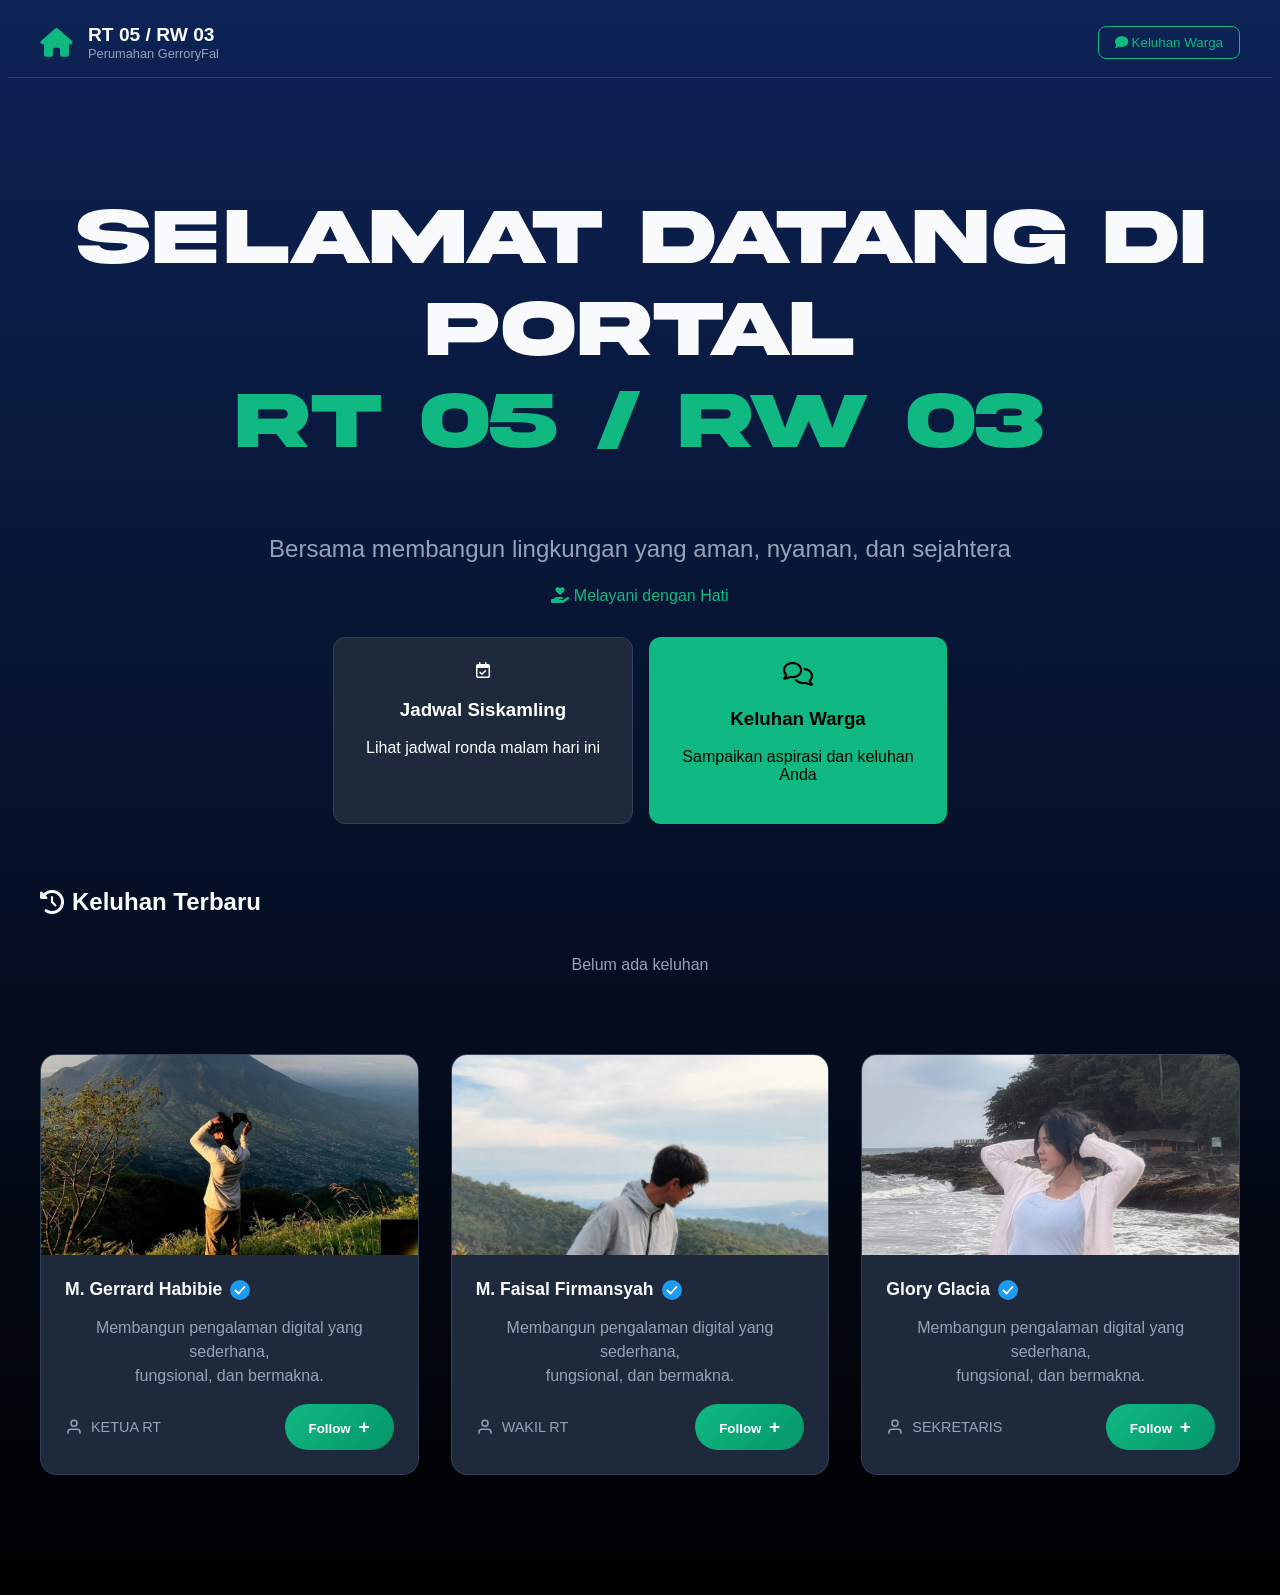
<file: index.html>
<!doctype html>
<html lang="id">
  <head>
    <meta charset="UTF-8" />
    <meta name="viewport" content="width=device-width, initial-scale=1.0" />
    <title>Portal RT 05 / RW 03</title>

    <link
      rel="stylesheet"
      href="https://cdnjs.cloudflare.com/ajax/libs/font-awesome/6.4.0/css/all.min.css"
    />

    <link rel="stylesheet" href="css/index.css" />
  </head>

  <body>
    <!-- Navbar -->
    <nav class="navbar">
      <div class="logologo">
        <div class="logoikon">
          <i class="fa-solid fa-house"></i>
        </div>
        <div class="logoteks">
          <h1>RT 05 / RW 03</h1>
          <p>Perumahan GerroryFal</p>
        </div>
      </div>

      <button class="btnkeluhan" onclick="window.location.href = 'crud.html'">
        <i class="fa-solid fa-comment"></i> Keluhan Warga
      </button>
    </nav>

    <main class="herosection">
      <!-- Hero Section -->
      <h2 class="judul">
        Selamat Datang di Portal <br />
        <span class="erteerwe">RT 05 / RW 03</span>
      </h2>

      <p class="katakecil">
        Bersama membangun lingkungan yang aman, nyaman, dan sejahtera
      </p>

      <div class="melayani">
        <i class="fa-solid fa-hand-holding-heart"></i>
        Melayani dengan Hati
      </div>

      <div class="kartu">
        <a
          href="siskamling.html"
          class="card carditem"
        >
          <div class="card-icon">
            <i class="fa-regular fa-calendar-check"></i>
          </div>
          <h3>Jadwal Siskamling</h3>
          <p>Lihat jadwal ronda malam hari ini</p>
        </a>

        <a href="crud.html" class="card cardijo">
          <div class="cardicon">
            <i class="fa-regular fa-comments"></i>
          </div>
          <h3>Keluhan Warga</h3>
          <p>Sampaikan aspirasi dan keluhan Anda</p>
        </a>
      </div>

      <div class="riwayat-section">
        <h3><i class="fa-solid fa-clock-rotate-left"></i> Keluhan Terbaru</h3>
        <div id="riwayat-keluhan" class="riwayat-container">
          <!-- Riwayat akan dimuat di sini -->
        </div>
      </div>

      <div class="semuacard1">
        <div class="card1">
          <div class="card__photo1">
            <img src="assets/gerrard.jpeg" alt="M. Gerrard Habibie" />
          </div>

          <div class="card__info1">
            <div class="card__name-row1">
              <span class="card__name1">M. Gerrard Habibie</span>
              <svg class="card__verified1" viewBox="0 0 20 20" fill="none">
                <circle cx="10" cy="10" r="10" fill="#1D9BF0" />
                <path
                  d="M5.5 10.5L8.5 13.5L14.5 7"
                  stroke="white"
                  stroke-width="1.8"
                  stroke-linecap="round"
                  stroke-linejoin="round"
                />
              </svg>
            </div>

            <p class="card__bio1">
              Membangun pengalaman digital yang sederhana,<br />fungsional, dan
              bermakna.
            </p>

            <div class="card__footer1">
              <div class="card__stats1">
                <div class="card__stat1">
                  <svg
                    viewBox="0 0 24 24"
                    fill="none"
                    stroke="currentColor"
                    stroke-width="2"
                  >
                    <path d="M20 21v-2a4 4 0 0 0-4-4H8a4 4 0 0 0-4 4v2" />
                    <circle cx="12" cy="7" r="4" />
                  </svg>
                  KETUA RT
                </div>
              </div>
              <button
                class="card__follow1"
                onclick="
                  window.open(
                    'https://www.instagram.com/7keajaibangerrard',
                    '_blank',
                  )
                "
              >
                Follow <span class="card__follow-plus1">+</span>
              </button>
            </div>
          </div>
        </div>

        <div class="card1">
          <div class="card__photo1">
            <img src="assets/faisal.png" alt="M. Faisal Firmansyah" />
          </div>

          <div class="card__info1">
            <div class="card__name-row1">
              <span class="card__name1">M. Faisal Firmansyah</span>
              <svg class="card__verified1" viewBox="0 0 20 20" fill="none">
                <circle cx="10" cy="10" r="10" fill="#1D9BF0" />
                <path
                  d="M5.5 10.5L8.5 13.5L14.5 7"
                  stroke="white"
                  stroke-width="1.8"
                  stroke-linecap="round"
                  stroke-linejoin="round"
                />
              </svg>
            </div>

            <p class="card__bio1">
                Membangun pengalaman digital yang sederhana,<br />fungsional, dan
              bermakna.
            </p>

            <div class="card__footer1">
              <div class="card__stats1">
                <div class="card__stat1">
                  <svg
                    viewBox="0 0 24 24"
                    fill="none"
                    stroke="currentColor"
                    stroke-width="2"
                  >
                    <path d="M20 21v-2a4 4 0 0 0-4-4H8a4 4 0 0 0-4 4v2" />
                    <circle cx="12" cy="7" r="4" />
                  </svg>
                  WAKIL RT
                </div>
              </div>
              <button
                class="card__follow1"
                onclick="
                  window.open(
                    'https://www.instagram.com/paiisaallll_/',
                    '_blank',
                  )
                "
              >
                Follow <span class="card__follow-plus1">+</span>
              </button>
            </div>
          </div>
        </div>

        <div class="card1">
          <div class="card__photo1">
            <img src="assets/glory.jpeg" alt="Glory Glacia" />
          </div>

          <div class="card__info1">
            <div class="card__name-row1">
              <span class="card__name1">Glory Glacia</span>
              <svg class="card__verified1" viewBox="0 0 20 20" fill="none">
                <circle cx="10" cy="10" r="10" fill="#1D9BF0" />
                <path
                  d="M5.5 10.5L8.5 13.5L14.5 7"
                  stroke="white"
                  stroke-width="1.8"
                  stroke-linecap="round"
                  stroke-linejoin="round"
                />
              </svg>
            </div>

            <p class="card__bio1">
                Membangun pengalaman digital yang sederhana,<br />fungsional, dan
              bermakna.
            </p>

            <div class="card__footer1">
              <div class="card__stats1">
                <div class="card__stat1">
                  <svg
                    viewBox="0 0 24 24"
                    fill="none"
                    stroke="currentColor"
                    stroke-width="2"
                  >
                    <path d="M20 21v-2a4 4 0 0 0-4-4H8a4 4 0 0 0-4 4v2" />
                    <circle cx="12" cy="7" r="4" />
                  </svg>
                  SEKRETARIS
                </div>
              </div>
              <button
                class="card__follow1"
                onclick="
                  window.open('https://www.instagram.com/g.louwiee/','_blank')
                "
              >
                Follow <span class="card__follow-plus1">+</span>
              </button>
            </div>
          </div>
        </div>
      </div>
    </main>

    
    <script src="js/index.js"></script>
  </body>
</html>
</file>
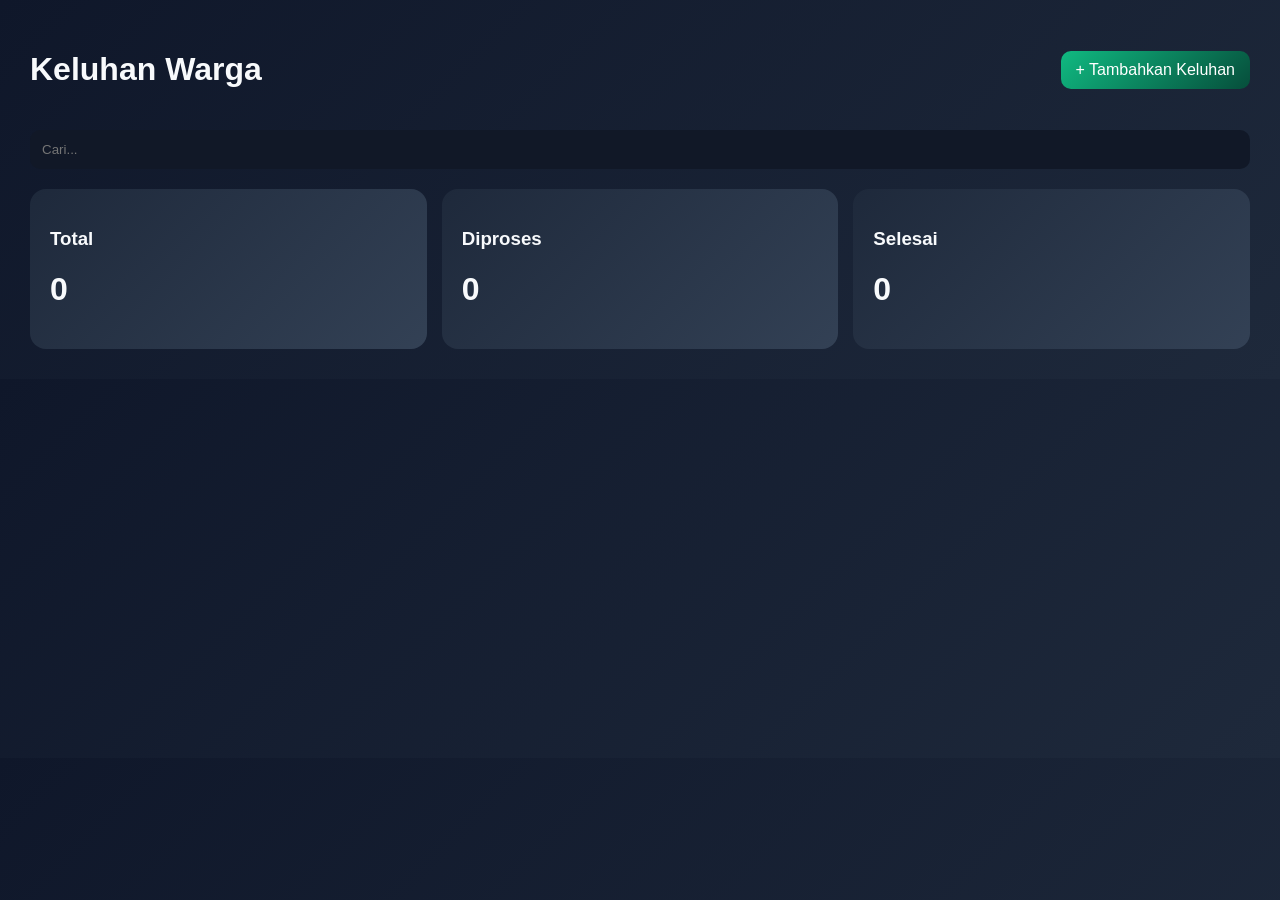
<file: crud.html>
<!doctype html>
<html lang="en">
  <head>
    <meta charset="UTF-8" />
    <title>Keluhan Warga</title>
    <link rel="stylesheet" href="css/crud.css" />
  </head>

  <body>
    <div class="header2">
<h1>Keluhan Warga</h1>
<div class="btn-add2" onclick="buka2()">+ Tambahkan Keluhan</div>
</div>

<div class="search2">
<input type="text" id="cari2" placeholder="Cari..." onkeyup="tampil2()">
</div>

<div class="data2">
<div class="box2"><h3>Total</h3><h1 id="total2">0</h1></div>
<div class="box2"><h3>Diproses</h3><h1 id="diproses2">0</h1></div>
<div class="box2"><h3>Selesai</h3><h1 id="selesai2">0</h1></div>
</div>

<div id="list2"></div>

<div id="popup2" class="popup2">
<div class="form2">
<h2>Form Keluhan</h2>

<input id="nama2" type="text" placeholder="Nama Lengkap">

<div class="dataformat2">
<input id="blok2" type="text" placeholder="Blok Rumah">
<input id="umur2" type="number" placeholder="Umur">
</div>

<input id="telp2" type="number" placeholder="No HP">
<input id="tanggal2" type="date">

<select id="jenis2">
<option>Infrastruktur</option>
<option>Keamanan</option>
<option>Kebersihan</option>
</select>

<textarea id="deskripsi2" placeholder="Jelaskan keluhan anda"></textarea>

<select id="status2">
<option>Menunggu</option>
<option>Diproses</option>
<option>Selesai</option>
</select>

<div class="btn-group2">
<div class="btn-submit2" onclick="simpan2()">Simpan</div>
<div class="btn-cancel2" onclick="tutup2()">Batal</div>
</div>
</div>
</div>
    <script src="js/crud.js"></script>
  </body>
</html>
</file>
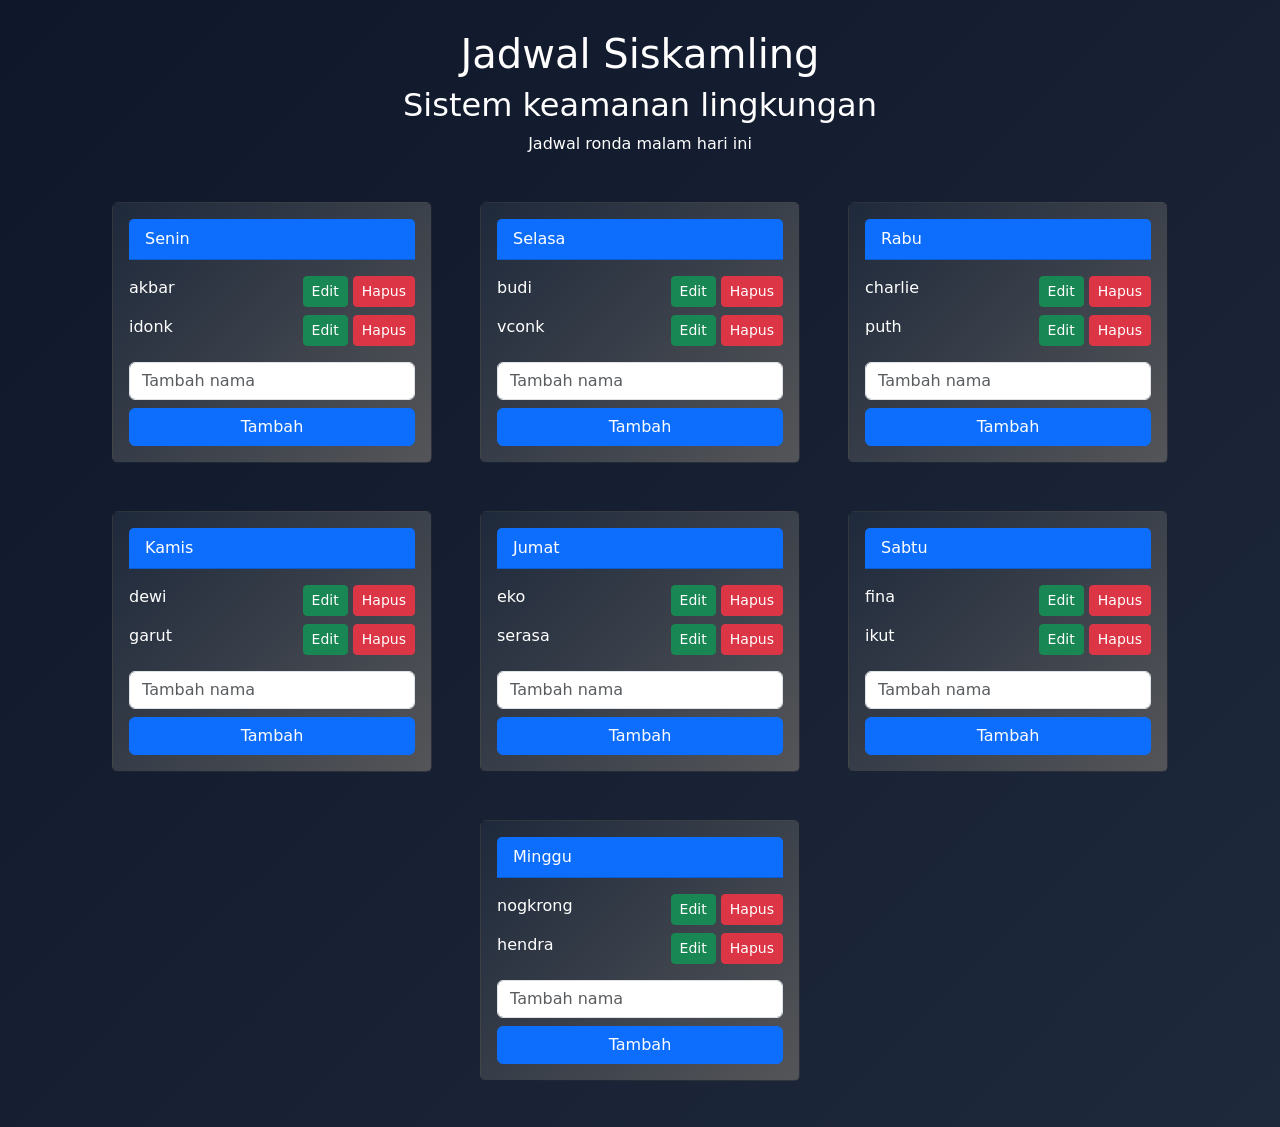
<file: siskamling.html>
<!doctype html>
<html lang="en">
  <head>
    <meta charset="UTF-8" />
    <meta name="viewport" content="width=device-width, initial-scale=1.0" />
    <title>kamling</title>
    <link rel="stylesheet" href="css/siskamling.css" />
    <link
      href="https://cdn.jsdelivr.net/npm/bootstrap@5.3.8/dist/css/bootstrap.min.css"
      rel="stylesheet"
    />

  </head>

  <body>
    <header>
      <h1>Jadwal Siskamling</h1>
      <h2>Sistem keamanan lingkungan</h2>
      <p>Jadwal ronda malam hari ini</p>
    </header>

    <main class="d-flex justify-content-center">
      <div id="jadwal" class="d-flex flex-wrap gap-3 justify-content-center">
        
        <div class="card card3 p-3 m-3">
          <div class="card-header bg-primary text-white">Senin</div>
          <div id="list-0" class="mt-3"></div>
          <input id="input-0" class="form-control mt-2" placeholder="Tambah nama"/>
          <button class="btn btn-primary mt-2" onclick="tambah3(0)">Tambah</button>
        </div>

        <div class="card card3 p-3 m-3">
          <div class="card-header bg-primary text-white">Selasa</div>
          <div id="list-1" class="mt-3"></div>
          <input id="input-1" class="form-control mt-2" placeholder="Tambah nama"/>
          <button class="btn btn-primary mt-2" onclick="tambah3(1)">Tambah</button>
        </div>

        <div class="card card3 p-3 m-3">
          <div class="card-header bg-primary text-white">Rabu</div>
          <div id="list-2" class="mt-3"></div>
          <input id="input-2" class="form-control mt-2" placeholder="Tambah nama"/>
          <button class="btn btn-primary mt-2" onclick="tambah3(2)">Tambah</button>
        </div>

        <div class="card card3 p-3 m-3">
          <div class="card-header bg-primary text-white">Kamis</div>
          <div id="list-3" class="mt-3"></div>
          <input id="input-3" class="form-control mt-2" placeholder="Tambah nama"/>
          <button class="btn btn-primary mt-2" onclick="tambah3(3)">Tambah</button>
        </div>

        <div class="card card3 p-3 m-3">
          <div class="card-header bg-primary text-white">Jumat</div>
          <div id="list-4" class="mt-3"></div>
          <input id="input-4" class="form-control mt-2" placeholder="Tambah nama"/>
          <button class="btn btn-primary mt-2" onclick="tambah3(4)">Tambah</button>
        </div>

        <div class="card card3 p-3 m-3">
          <div class="card-header bg-primary text-white">Sabtu</div>
          <div id="list-5" class="mt-3"></div>
          <input id="input-5" class="form-control mt-2" placeholder="Tambah nama"/>
          <button class="btn btn-primary mt-2" onclick="tambah3(5)">Tambah</button>
        </div>

        <div class="card card3 p-3 m-3">
          <div class="card-header bg-primary text-white">Minggu</div>
          <div id="list-6" class="mt-3"></div>
          <input id="input-6" class="form-control mt-2" placeholder="Tambah nama"/>
          <button class="btn btn-primary mt-2" onclick="tambah3(6)">Tambah</button>
        </div>

      </div>
    </main>
    <script src="js/siskamling.js"></script>
  </body>
</html>
</file>
<file: css/index.css>
@font-face {
    font-family: 'FontKeren';
    src: url('../assets/fonthero.otf') format('truetype');
}

:root {
  --bg-main: #0f172a;
  --bg-card: #1e293b;
  --text-main: #f8fafc;
  --text-muted: #94a3b8;
  --green-accent: #10b981;
  --green-dark: #064e3b;
  --border-color: #334155;
}

body {
  font-family: "Inter", sans-serif;
  background: linear-gradient(to bottom, #0d2356, black);
  color: var(--text-main);
  min-height: 100vh;
}

.navbar {
  display: flex;
  justify-content: space-between;
  align-items: center;
  padding: 1rem 2rem;
  border-bottom: 1px solid var(--border-color);
}

.logologo {
  display: flex;
  align-items: center;
  gap: 1rem;
}

.logoikon i {
  font-size: 1.8rem;
  color: var(--green-accent);
}

.logoteks h1 {
  margin: 0;
  font-size: 1.2rem;
}

.logoteks p {
  margin: 0;
  font-size: 0.8rem;
  color: var(--text-muted);
}

.btnkeluhan {
  background: transparent;
  border: 1px solid var(--green-accent);
  color: var(--green-accent);
  padding: 0.5rem 1rem;
  border-radius: 8px;
  cursor: pointer;
}

.btnkeluhan:hover {
  background: var(--green-accent);
  color: black;
}

.herosection {
  text-align: center;
  padding: 3rem 1rem;
}

.judul {
  font-size:80px;
  font-family: 'FontKeren';
}

.erteerwe {
  color: var(--green-accent);
}

.katakecil {
  color: var(--text-muted);
  font-size: x-large;
  margin-bottom: 1.5rem;
}

.melayani {
  color: var(--green-accent);
  margin-bottom: 2rem;
}

.kartu {
  display: flex;
  gap: 1rem;
  justify-content: center;
  flex-wrap: wrap;
}

.card {
  width: 250px;
  padding: 1.5rem;
  border-radius: 12px;
  text-decoration: none;
  position: relative;
  transition: 0.3s;
}

.card:hover {
  transform: translateY(-5px);
}

.carditem {
  background: var(--bg-card);
  border: 1px solid var(--border-color);
  color: white;
}

.cardijo {
  background: var(--green-accent);
  color: black;
}

.cardicon {
  font-size: 1.5rem;
  margin-bottom: 1rem;
}


img, video, canvas, svg {
  max-width: 100%;
  height: auto;
}


@media (max-width: 992px) {
  .judul {
    font-size: 60px; 
  }
}


@media (max-width: 768px) {
  .navbar {
    flex-direction: column; 
    gap: 1rem;
    text-align: center;
    padding: 1.5rem 1rem;
  }

  .judul {
    font-size: 40px; 
    line-height: 1.2;
  }

  .katakecil {
    font-size: 1rem;
  }

  .kartu {
    flex-direction: column; 
    align-items: center;
  }

  .card {
    width: 90%; 
    max-width: 350px;
  }
}

@media (max-width: 480px) {
  .judul {
    font-size: 32px;
  }
  
  .logoteks h1 {
    font-size: 1rem;
  }
}

.riwayat-section {
  max-width: 1200px;
  margin: 4rem auto;
  padding: 0 1rem;
}

.riwayat-section h3 {
  color: var(--text-main);
  margin-bottom: 1.5rem;
  font-size: 1.5rem;
  display: flex;
  align-items: center;
  gap: 0.5rem;
}

.riwayat-container {
  display: grid;
  grid-template-columns: repeat(auto-fit, minmax(300px, 1fr));
  gap: 1rem;
}

.riwayat-item {
  background: var(--bg-card);
  border: 1px solid var(--border-color);
  border-radius: 12px;
  padding: 1.5rem;
  transition: 0.3s;
}

.riwayat-item:hover {
  transform: translateY(-2px);
  box-shadow: 0 10px 25px rgba(0,0,0,0.3);
}

.riwayat-header {
  display: flex;
  justify-content: space-between;
  align-items: flex-start;
  margin-bottom: 0.5rem;
}

.riwayat-header h4 {
  margin: 0;
  font-size: 1.1rem;
  color: var(--text-main);
}

.status-badge {
  padding: 0.25rem 0.75rem;
  border-radius: 20px;
  font-size: 0.75rem;
  font-weight: 600;
}

.status-menunggu {
  background: #334155;
  color: #94a3b8;
}

.status-diproses {
  background: linear-gradient(135deg, #10b981, #059669);
  color: white;
}

.status-selesai {
  background: linear-gradient(135deg, #064e3b, #047857);
  color: white;
}

.riwayat-info {
  color: var(--text-muted);
  font-size: 0.9rem;
  margin: 0.5rem 0;
}

.riwayat-jenis {
  color: var(--green-accent);
  font-size: 0.9rem;
  margin: 0.5rem 0;
  display: flex;
  align-items: center;
  gap: 0.5rem;
}

.riwayat-desc {
  color: var(--text-main);
  margin: 0.5rem 0 0 0;
  line-height: 1.5;
}

@media (max-width: 768px) {
  .riwayat-container {
    grid-template-columns: 1fr;
  }
  
  .riwayat-section {
    margin: 2rem auto;
  }
}

/* Tambahkan di akhir style.css */
.semuacard1 {
  max-width: 1200px;
  margin: 4rem auto;
  padding: 0 1rem;
  display: grid;
  grid-template-columns: repeat(auto-fit, minmax(300px, 1fr));
  gap: 2rem;
}

.card1 {
  background: var(--bg-card);
  border-radius: 16px;
  overflow: hidden;
  transition: 0.3s;
  border: 1px solid var(--border-color);
}

.card1:hover {
  transform: translateY(-8px);
  box-shadow: 0 20px 40px rgba(0,0,0,0.3);
}

.card__photo1 {
  height: 200px;
  overflow: hidden;
}

.card__photo1 img {
  width: 100%;
  height: 100%;
  object-fit: cover;
}

.card__info1 {
  padding: 1.5rem;
}

.card__name-row1 {
  display: flex;
  align-items: center;
  gap: 0.5rem;
  margin-bottom: 0.5rem;
}

.card__name1 {
  font-weight: 700;
  color: var(--text-main);
  font-size: 1.1rem;
}

.card__verified1 {
  width: 20px;
  height: 20px;
}

.card__bio1 {
  color: var(--text-muted);
  line-height: 1.5;
  margin-bottom: 1rem;
}

.card__footer1 {
  display: flex;
  justify-content: space-between;
  align-items: center;
}

.card__stats1 {
  display: flex;
  gap: 1rem;
}

.card__stat1 {
  display: flex;
  align-items: center;
  gap: 0.5rem;
  color: var(--text-muted);
  font-size: 0.9rem;
}

.card__stat1 svg {
  width: 18px;
  height: 18px;
}

.card__follow1 {
  background: linear-gradient(135deg, var(--green-accent), #059669);
  color: white;
  border: none;
  padding: 0.75rem 1.5rem;
  border-radius: 25px;
  font-weight: 600;
  cursor: pointer;
  transition: 0.3s;
}

.card__follow1:hover {
  transform: scale(1.05);
  box-shadow: 0 5px 15px rgba(16, 185, 129, 0.4);
}

.card__follow-plus1 {
  margin-left: 0.25rem;
  font-size: 1.2rem;
}
</file>
<file: css/crud.css>
body {
        margin: 0;
        font-family: Arial;
        background: linear-gradient(135deg, #0f172a, #1e293b);
        color: #f8fafc;
        padding: 30px;
      }

      .header2 {
        display: flex;
        justify-content: space-between;
        align-items: center;
      }

      .btn-add2 {
        background: linear-gradient(135deg, #10b981, #064e3b);
        padding: 10px 15px;
        border-radius: 10px;
        cursor: pointer;
        color: white;
      }

      .search2 input {
        width: 100%;
        padding: 12px;
        border-radius: 10px;
        border: none;
        margin: 20px 0;
        background: #111827;
        color: #f8fafc;
      }

      .data2 {
        display: flex;
        gap: 15px;
      }

      .box2 {
        flex: 1;
        background: linear-gradient(135deg, #1e293b, #334155);
        padding: 20px;
        border-radius: 16px;
      }

      .card2 {
        background: linear-gradient(135deg, #1e293b, #0f172a);
        padding: 20px;
        border-radius: 16px;
        margin-top: 20px;
      }

      .badge2 {
        padding: 5px 12px;
        border-radius: 20px;
        font-size: 12px;
        color: #10b981;
        background-color: #064e3b;
      }

      .popup2 {
        display: none;
        position: fixed;
        top: 0;
        left: 0;
        width: 100%;
        height: 100%;
        background: rgba(0, 0, 0, 0.6);
        z-index: 1000;
      }

      .form2 {
        background: linear-gradient(135deg, #0f172a, #1e293b);
        margin: 5% auto;
        padding: 25px;
        border-radius: 16px;
        width: 90%;
        max-width: 400px;
      }

      input,
      select,
      textarea {
        width: 100%;
        padding: 10px;
        border-radius: 8px;
        border: none;
        margin-top: 5px;
        background: #111827;
        color: #f8fafc;
        box-sizing: border-box;
      }

      .dataformat2 {
        display: flex;
        gap: 10px;
      }

      .dataformat2 input {
        flex: 1;
      }

      .btn-group2 {
        display: flex;
        justify-content: space-between;
        margin-top: 15px;
        gap: 10px;
      }

      .btn-submit2 {
        background: linear-gradient(135deg, #10b981, #064e3b);
        padding: 12px;
        border-radius: 8px;
        cursor: pointer;
        color: white;
        border: none;
        flex: 1;
      }

      .btn-cancel2 {
        background: #334155;
        padding: 12px;
        border-radius: 8px;
        cursor: pointer;
        color: white;
        border: none;
        flex: 1;
      }

      .btn-edit2 {
        background: linear-gradient(135deg, #10b981, #064e3b);
        color: white;
        padding: 8px 12px;
        border-radius: 8px;
        border: none;
        cursor: pointer;
        margin-top: 10px;
      }

      .btn-delete2 {
        background: linear-gradient(135deg, #ef4444, #b91c1c);
        color: white;
        padding: 8px 12px;
        border-radius: 8px;
        border: none;
        cursor: pointer;
        margin-top: 10px;
        margin-left: 5px;
      }

      .totaldata2 {
        padding: 5px 12px;
        border-radius: 20px;
        font-size: 12px;
        color: white;
        font-weight: bold;
      }
</file>
<file: css/siskamling.css>
body {
        background: linear-gradient(135deg, #0f172a, #1e293b);
        color: #f8fafc;
        padding: 30px;
      }

      header {
        text-align: center;
        margin-bottom: 30px;
        color: white !important;

      }

      .card3 {
        background: linear-gradient(135deg, #1e293b, #545558);
         color: white !important;
        width: 20rem;
      }
</file>
